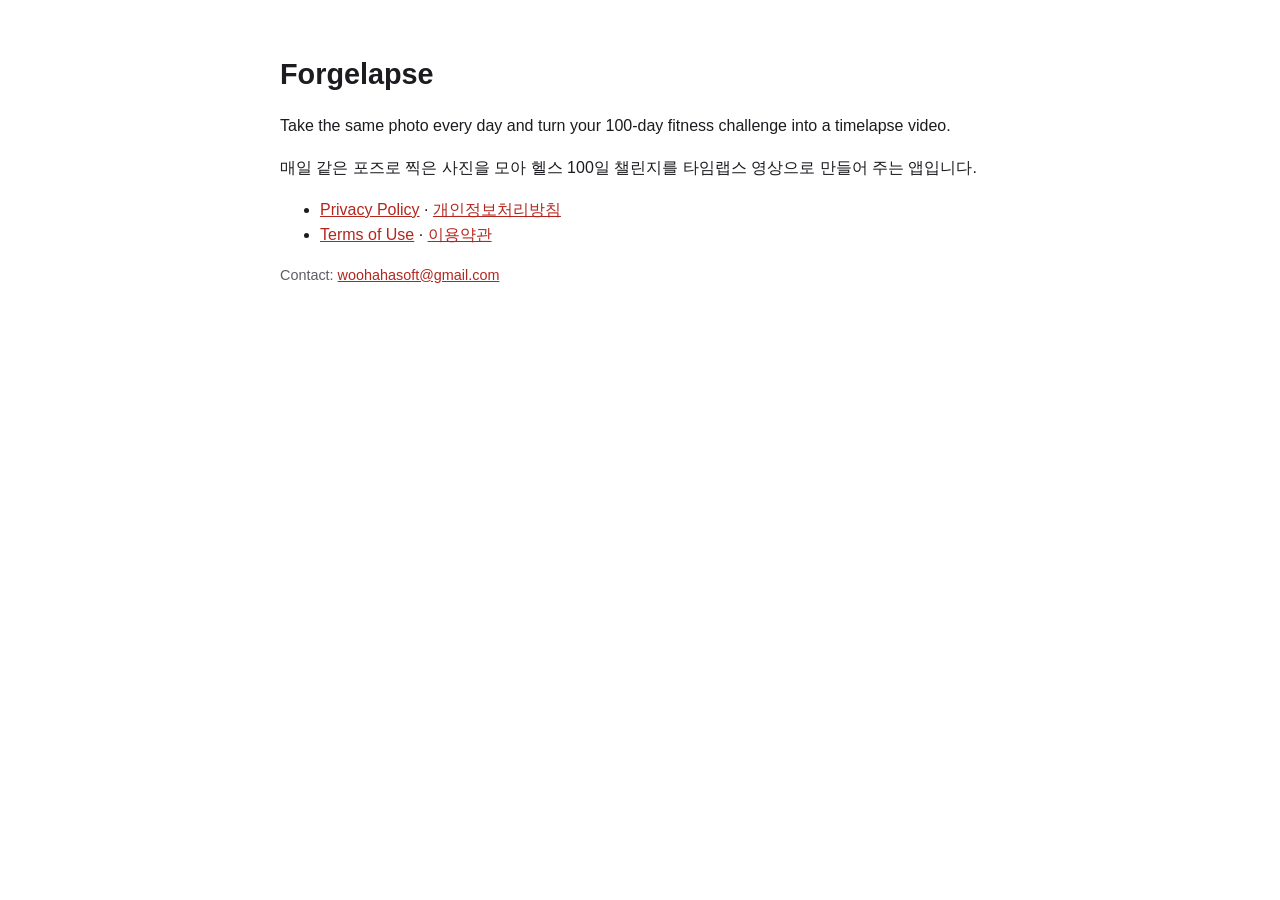
<file: index.html>
<!doctype html>
<html lang="en">
<head>
  <meta charset="utf-8">
  <meta name="viewport" content="width=device-width, initial-scale=1">
  <title>Forgelapse</title>
  <link rel="stylesheet" href="style.css">
</head>
<body>
<main>
  <h1>Forgelapse</h1>
  <p>Take the same photo every day and turn your 100-day fitness challenge into a timelapse video.</p>
  <p lang="ko">매일 같은 포즈로 찍은 사진을 모아 헬스 100일 챌린지를 타임랩스 영상으로 만들어 주는 앱입니다.</p>
  <ul>
    <li><a href="privacy.html">Privacy Policy</a> · <a href="privacy.html#ko">개인정보처리방침</a></li>
    <li><a href="terms.html">Terms of Use</a> · <a href="terms.html#ko">이용약관</a></li>
  </ul>
  <p class="meta">Contact: <a href="mailto:woohahasoft@gmail.com">woohahasoft@gmail.com</a></p>
</main>
</body>
</html>
</file>
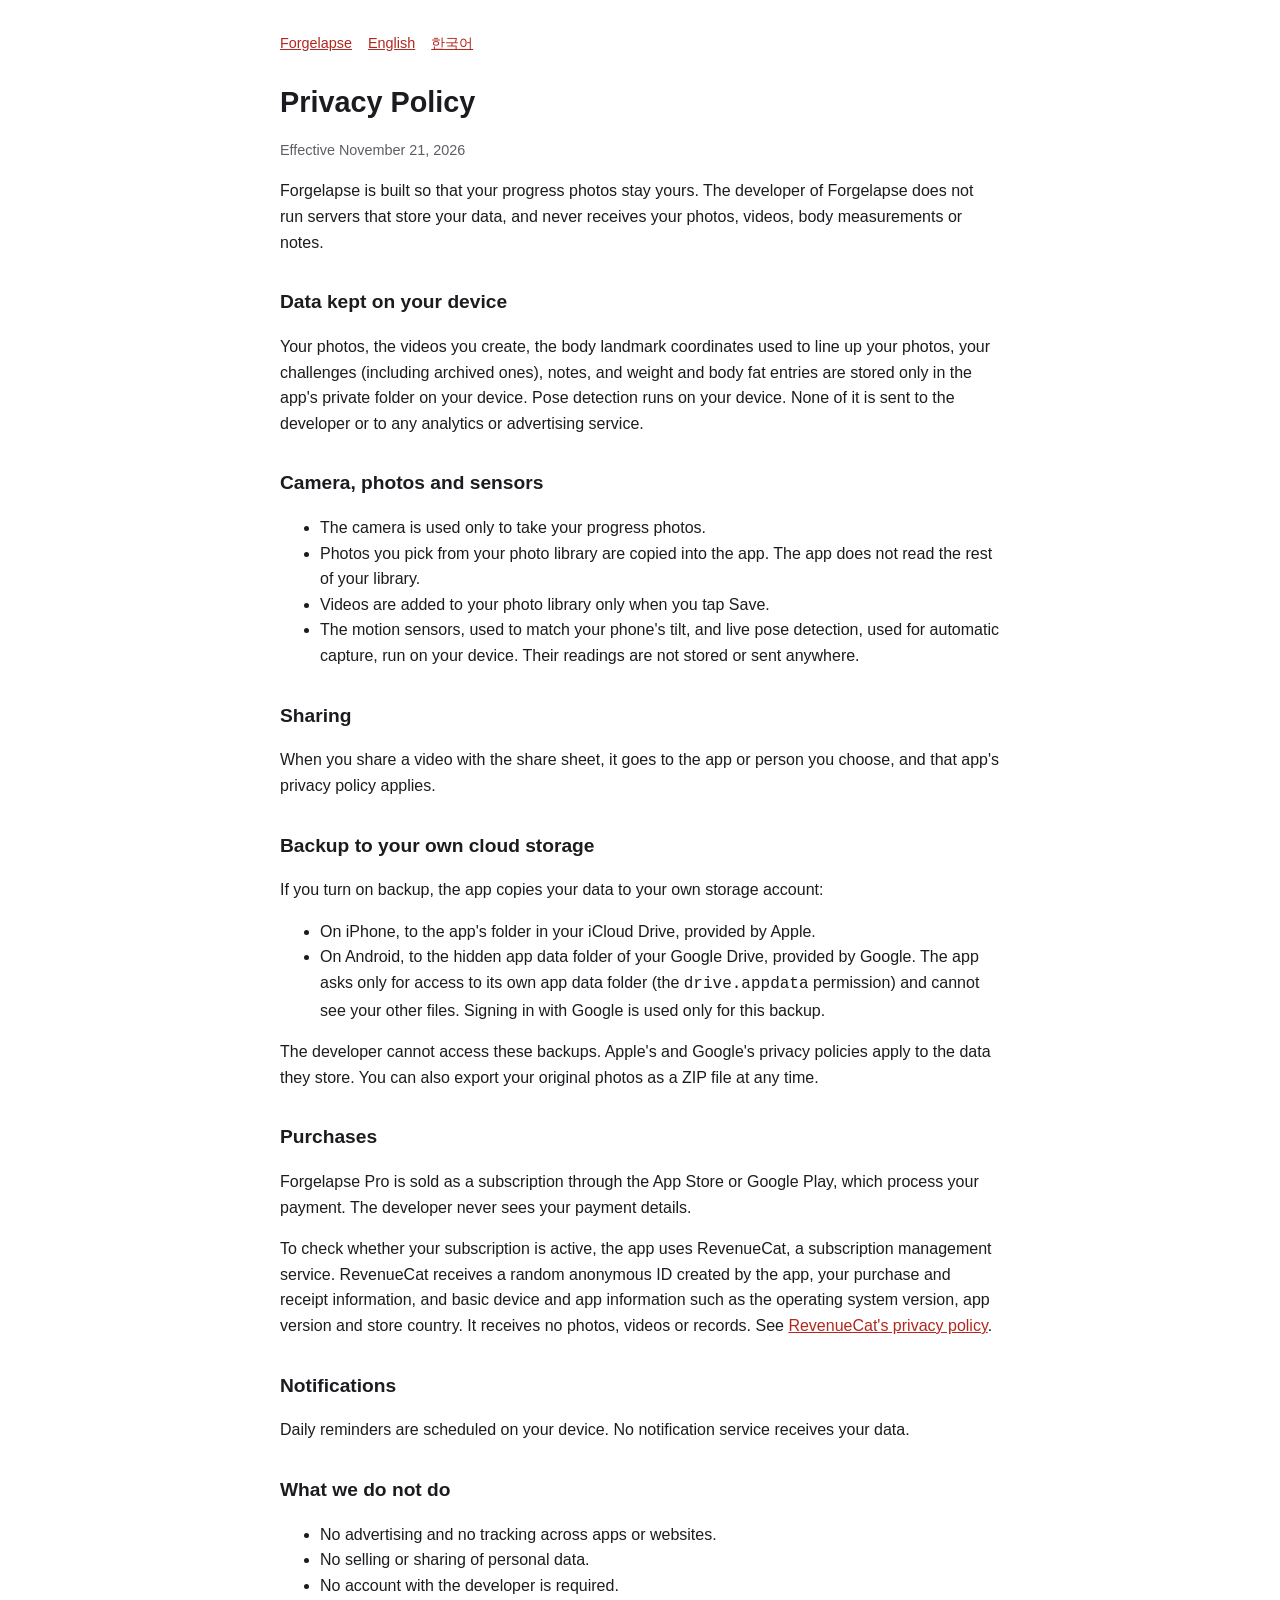
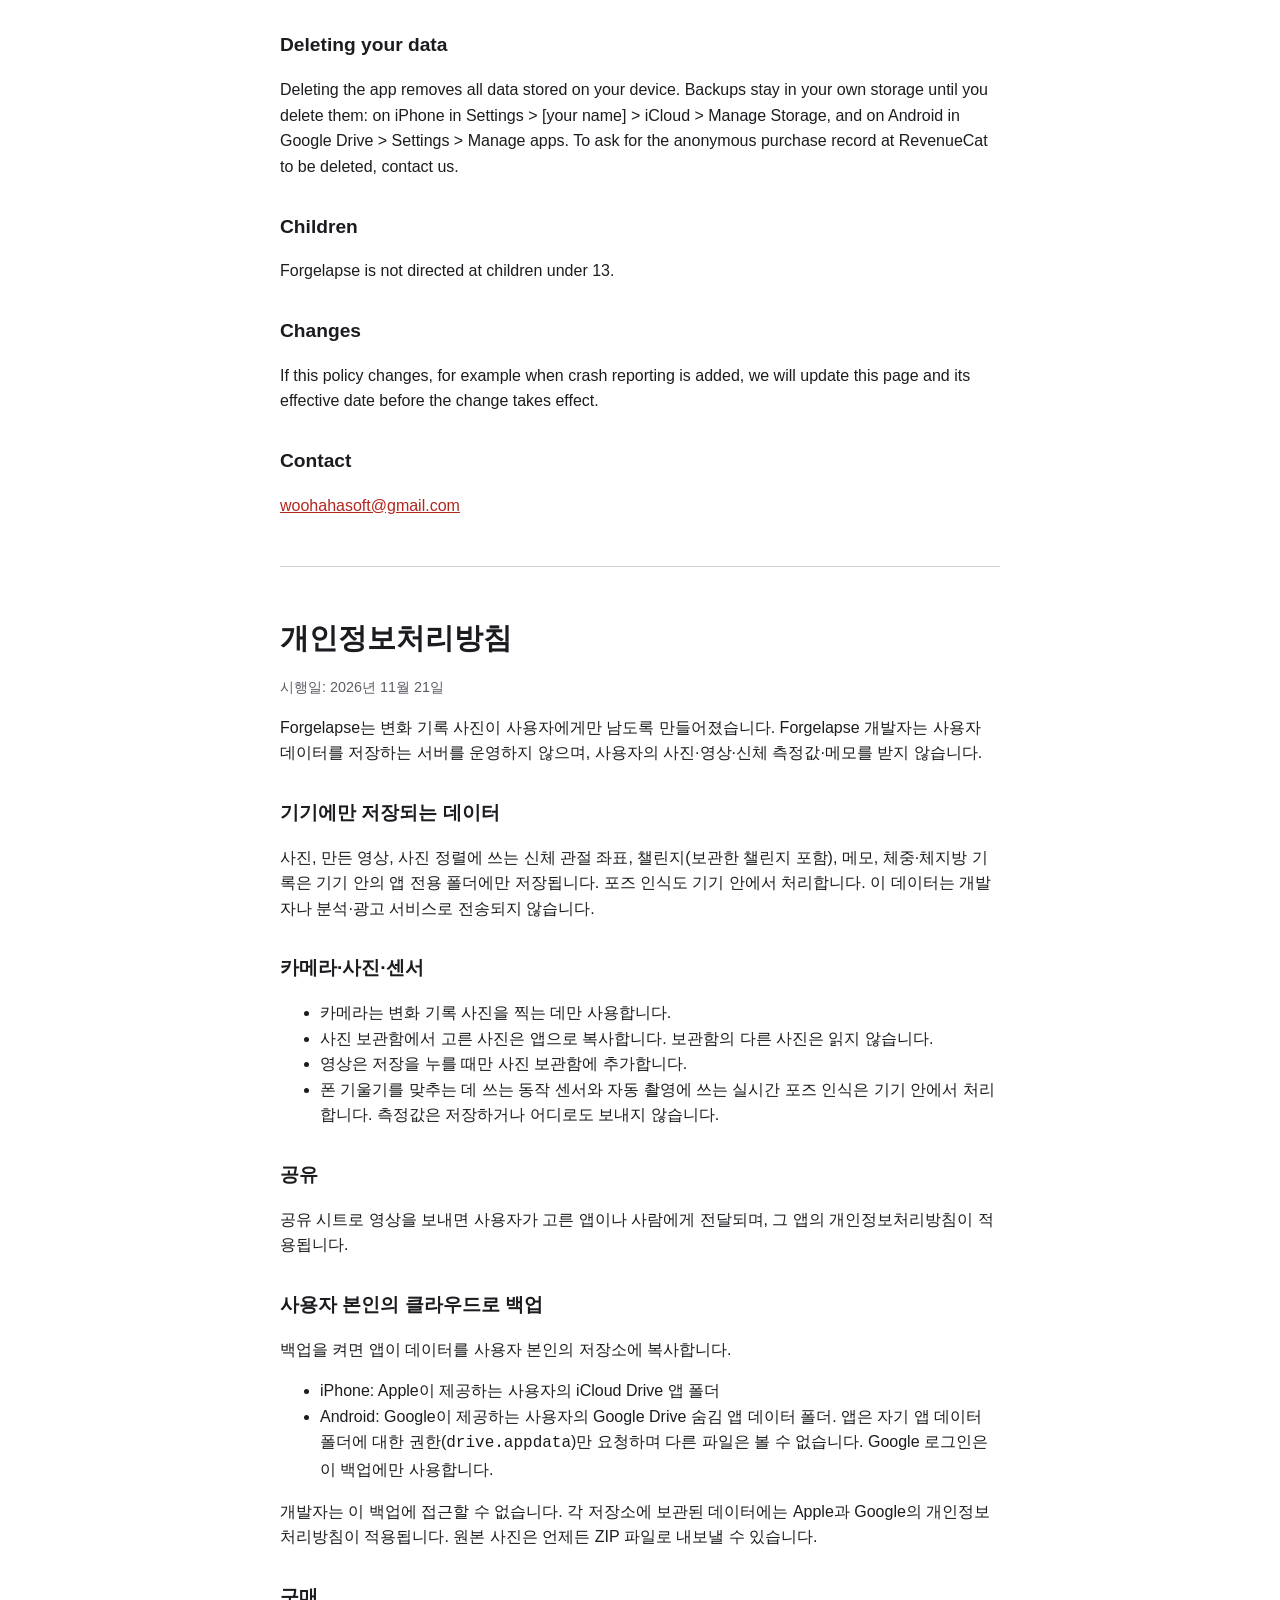
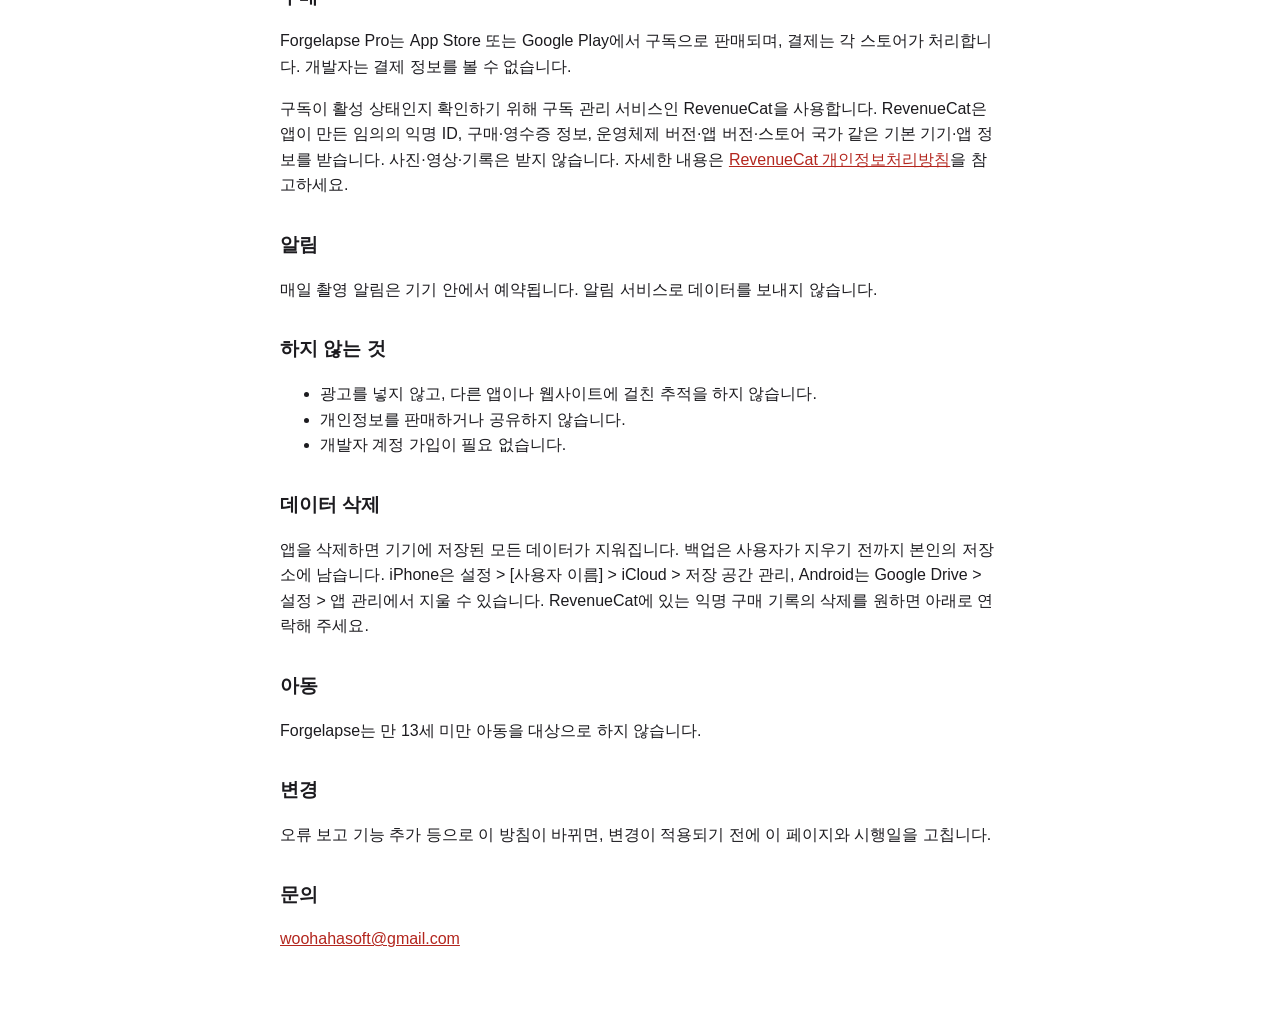
<file: privacy.html>
<!doctype html>
<html lang="en">
<head>
  <meta charset="utf-8">
  <meta name="viewport" content="width=device-width, initial-scale=1">
  <title>Forgelapse Privacy Policy</title>
  <link rel="stylesheet" href="style.css">
</head>
<body>
<main>
  <nav><a href="index.html">Forgelapse</a> <a href="#en">English</a> <a href="#ko">한국어</a></nav>

  <section id="en" lang="en">
    <h1>Privacy Policy</h1>
    <p class="meta">Effective November 21, 2026</p>

    <p>Forgelapse is built so that your progress photos stay yours. The developer of Forgelapse does not run servers that store your data, and never receives your photos, videos, body measurements or notes.</p>

    <h2>Data kept on your device</h2>
    <p>Your photos, the videos you create, the body landmark coordinates used to line up your photos, your challenges (including archived ones), notes, and weight and body fat entries are stored only in the app's private folder on your device. Pose detection runs on your device. None of it is sent to the developer or to any analytics or advertising service.</p>

    <h2>Camera, photos and sensors</h2>
    <ul>
      <li>The camera is used only to take your progress photos.</li>
      <li>Photos you pick from your photo library are copied into the app. The app does not read the rest of your library.</li>
      <li>Videos are added to your photo library only when you tap Save.</li>
      <li>The motion sensors, used to match your phone's tilt, and live pose detection, used for automatic capture, run on your device. Their readings are not stored or sent anywhere.</li>
    </ul>

    <h2>Sharing</h2>
    <p>When you share a video with the share sheet, it goes to the app or person you choose, and that app's privacy policy applies.</p>

    <h2>Backup to your own cloud storage</h2>
    <p>If you turn on backup, the app copies your data to your own storage account:</p>
    <ul>
      <li>On iPhone, to the app's folder in your iCloud Drive, provided by Apple.</li>
      <li>On Android, to the hidden app data folder of your Google Drive, provided by Google. The app asks only for access to its own app data folder (the <code>drive.appdata</code> permission) and cannot see your other files. Signing in with Google is used only for this backup.</li>
    </ul>
    <p>The developer cannot access these backups. Apple's and Google's privacy policies apply to the data they store. You can also export your original photos as a ZIP file at any time.</p>

    <h2>Purchases</h2>
    <p>Forgelapse Pro is sold as a subscription through the App Store or Google Play, which process your payment. The developer never sees your payment details.</p>
    <p>To check whether your subscription is active, the app uses RevenueCat, a subscription management service. RevenueCat receives a random anonymous ID created by the app, your purchase and receipt information, and basic device and app information such as the operating system version, app version and store country. It receives no photos, videos or records. See <a href="https://www.revenuecat.com/privacy">RevenueCat's privacy policy</a>.</p>

    <h2>Notifications</h2>
    <p>Daily reminders are scheduled on your device. No notification service receives your data.</p>

    <h2>What we do not do</h2>
    <ul>
      <li>No advertising and no tracking across apps or websites.</li>
      <li>No selling or sharing of personal data.</li>
      <li>No account with the developer is required.</li>
    </ul>

    <h2>Deleting your data</h2>
    <p>Deleting the app removes all data stored on your device. Backups stay in your own storage until you delete them: on iPhone in Settings &gt; [your name] &gt; iCloud &gt; Manage Storage, and on Android in Google Drive &gt; Settings &gt; Manage apps. To ask for the anonymous purchase record at RevenueCat to be deleted, contact us.</p>

    <h2>Children</h2>
    <p>Forgelapse is not directed at children under 13.</p>

    <h2>Changes</h2>
    <p>If this policy changes, for example when crash reporting is added, we will update this page and its effective date before the change takes effect.</p>

    <h2>Contact</h2>
    <p><a href="mailto:woohahasoft@gmail.com">woohahasoft@gmail.com</a></p>
  </section>

  <hr>

  <section id="ko" lang="ko">
    <h1>개인정보처리방침</h1>
    <p class="meta">시행일: 2026년 11월 21일</p>

    <p>Forgelapse는 변화 기록 사진이 사용자에게만 남도록 만들어졌습니다. Forgelapse 개발자는 사용자 데이터를 저장하는 서버를 운영하지 않으며, 사용자의 사진·영상·신체 측정값·메모를 받지 않습니다.</p>

    <h2>기기에만 저장되는 데이터</h2>
    <p>사진, 만든 영상, 사진 정렬에 쓰는 신체 관절 좌표, 챌린지(보관한 챌린지 포함), 메모, 체중·체지방 기록은 기기 안의 앱 전용 폴더에만 저장됩니다. 포즈 인식도 기기 안에서 처리합니다. 이 데이터는 개발자나 분석·광고 서비스로 전송되지 않습니다.</p>

    <h2>카메라·사진·센서</h2>
    <ul>
      <li>카메라는 변화 기록 사진을 찍는 데만 사용합니다.</li>
      <li>사진 보관함에서 고른 사진은 앱으로 복사합니다. 보관함의 다른 사진은 읽지 않습니다.</li>
      <li>영상은 저장을 누를 때만 사진 보관함에 추가합니다.</li>
      <li>폰 기울기를 맞추는 데 쓰는 동작 센서와 자동 촬영에 쓰는 실시간 포즈 인식은 기기 안에서 처리합니다. 측정값은 저장하거나 어디로도 보내지 않습니다.</li>
    </ul>

    <h2>공유</h2>
    <p>공유 시트로 영상을 보내면 사용자가 고른 앱이나 사람에게 전달되며, 그 앱의 개인정보처리방침이 적용됩니다.</p>

    <h2>사용자 본인의 클라우드로 백업</h2>
    <p>백업을 켜면 앱이 데이터를 사용자 본인의 저장소에 복사합니다.</p>
    <ul>
      <li>iPhone: Apple이 제공하는 사용자의 iCloud Drive 앱 폴더</li>
      <li>Android: Google이 제공하는 사용자의 Google Drive 숨김 앱 데이터 폴더. 앱은 자기 앱 데이터 폴더에 대한 권한(<code>drive.appdata</code>)만 요청하며 다른 파일은 볼 수 없습니다. Google 로그인은 이 백업에만 사용합니다.</li>
    </ul>
    <p>개발자는 이 백업에 접근할 수 없습니다. 각 저장소에 보관된 데이터에는 Apple과 Google의 개인정보처리방침이 적용됩니다. 원본 사진은 언제든 ZIP 파일로 내보낼 수 있습니다.</p>

    <h2>구매</h2>
    <p>Forgelapse Pro는 App Store 또는 Google Play에서 구독으로 판매되며, 결제는 각 스토어가 처리합니다. 개발자는 결제 정보를 볼 수 없습니다.</p>
    <p>구독이 활성 상태인지 확인하기 위해 구독 관리 서비스인 RevenueCat을 사용합니다. RevenueCat은 앱이 만든 임의의 익명 ID, 구매·영수증 정보, 운영체제 버전·앱 버전·스토어 국가 같은 기본 기기·앱 정보를 받습니다. 사진·영상·기록은 받지 않습니다. 자세한 내용은 <a href="https://www.revenuecat.com/privacy">RevenueCat 개인정보처리방침</a>을 참고하세요.</p>

    <h2>알림</h2>
    <p>매일 촬영 알림은 기기 안에서 예약됩니다. 알림 서비스로 데이터를 보내지 않습니다.</p>

    <h2>하지 않는 것</h2>
    <ul>
      <li>광고를 넣지 않고, 다른 앱이나 웹사이트에 걸친 추적을 하지 않습니다.</li>
      <li>개인정보를 판매하거나 공유하지 않습니다.</li>
      <li>개발자 계정 가입이 필요 없습니다.</li>
    </ul>

    <h2>데이터 삭제</h2>
    <p>앱을 삭제하면 기기에 저장된 모든 데이터가 지워집니다. 백업은 사용자가 지우기 전까지 본인의 저장소에 남습니다. iPhone은 설정 &gt; [사용자 이름] &gt; iCloud &gt; 저장 공간 관리, Android는 Google Drive &gt; 설정 &gt; 앱 관리에서 지울 수 있습니다. RevenueCat에 있는 익명 구매 기록의 삭제를 원하면 아래로 연락해 주세요.</p>

    <h2>아동</h2>
    <p>Forgelapse는 만 13세 미만 아동을 대상으로 하지 않습니다.</p>

    <h2>변경</h2>
    <p>오류 보고 기능 추가 등으로 이 방침이 바뀌면, 변경이 적용되기 전에 이 페이지와 시행일을 고칩니다.</p>

    <h2>문의</h2>
    <p><a href="mailto:woohahasoft@gmail.com">woohahasoft@gmail.com</a></p>
  </section>
</main>
</body>
</html>
</file>
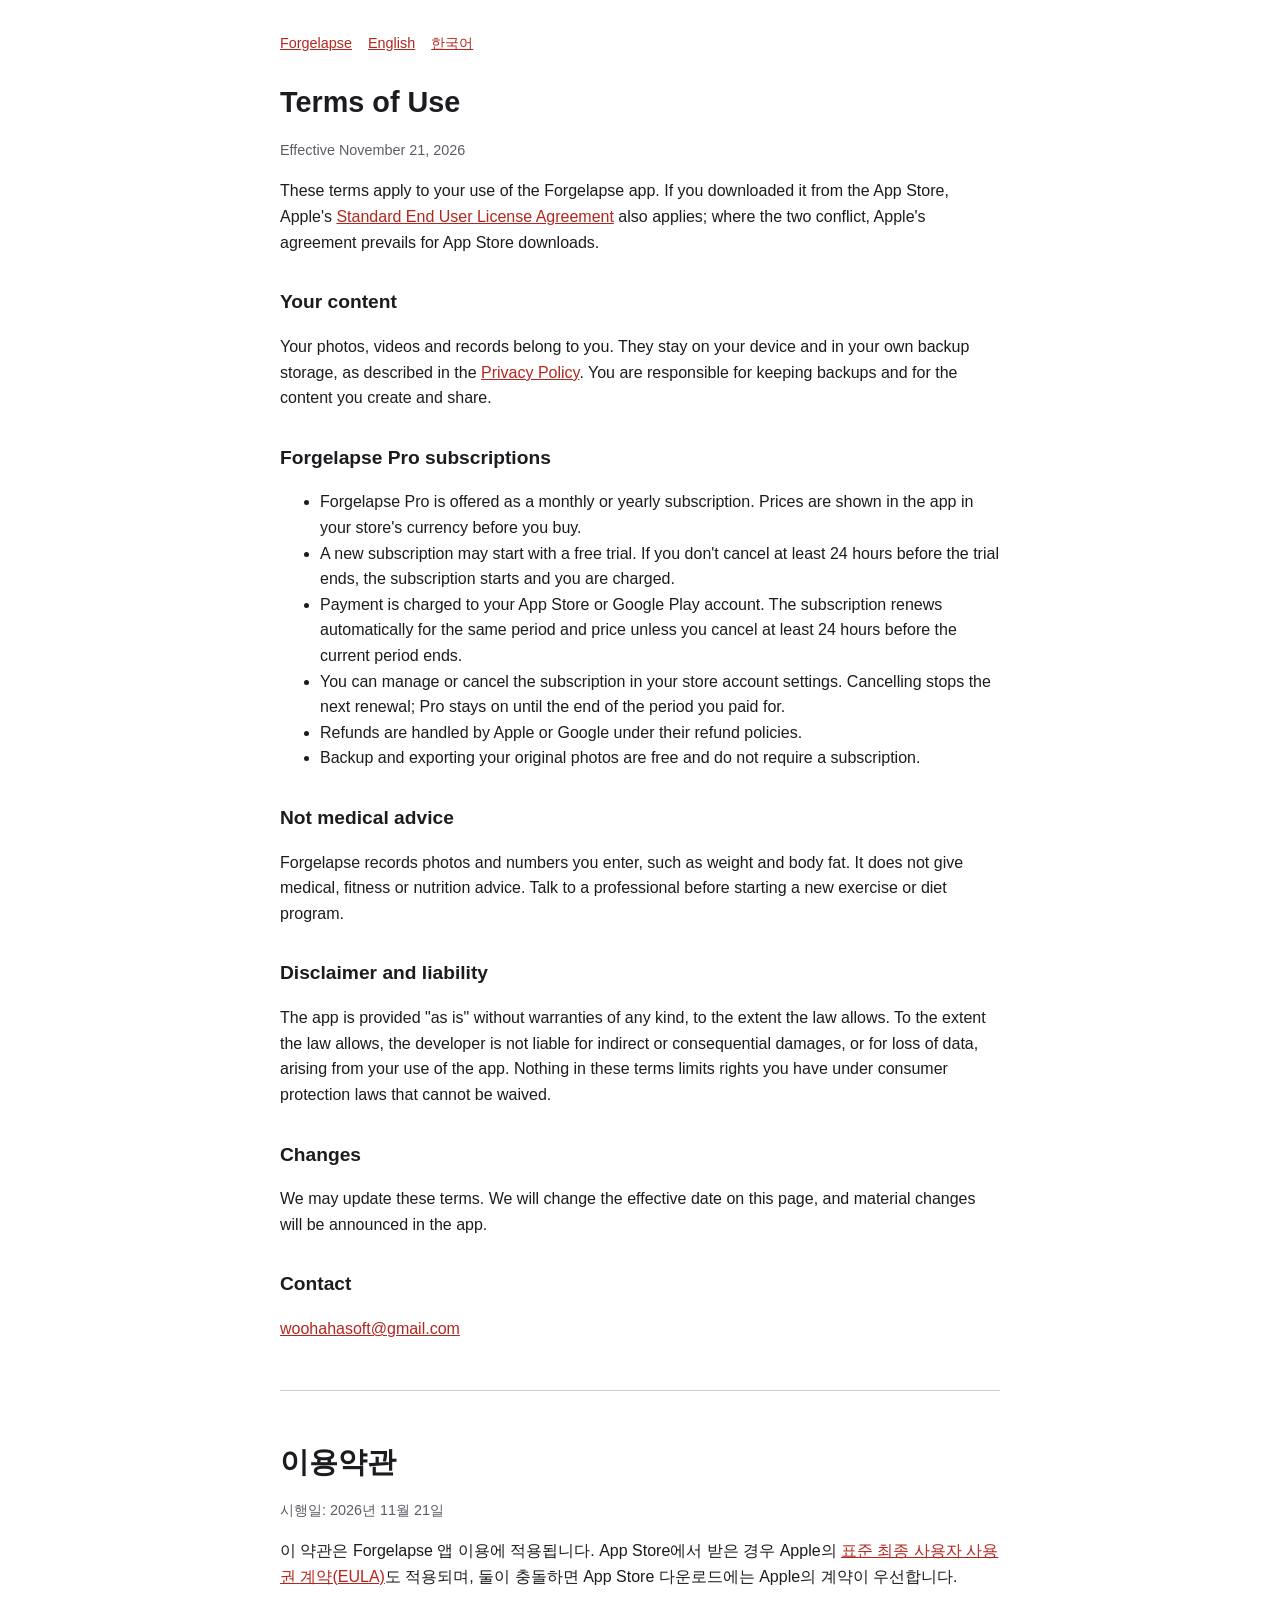
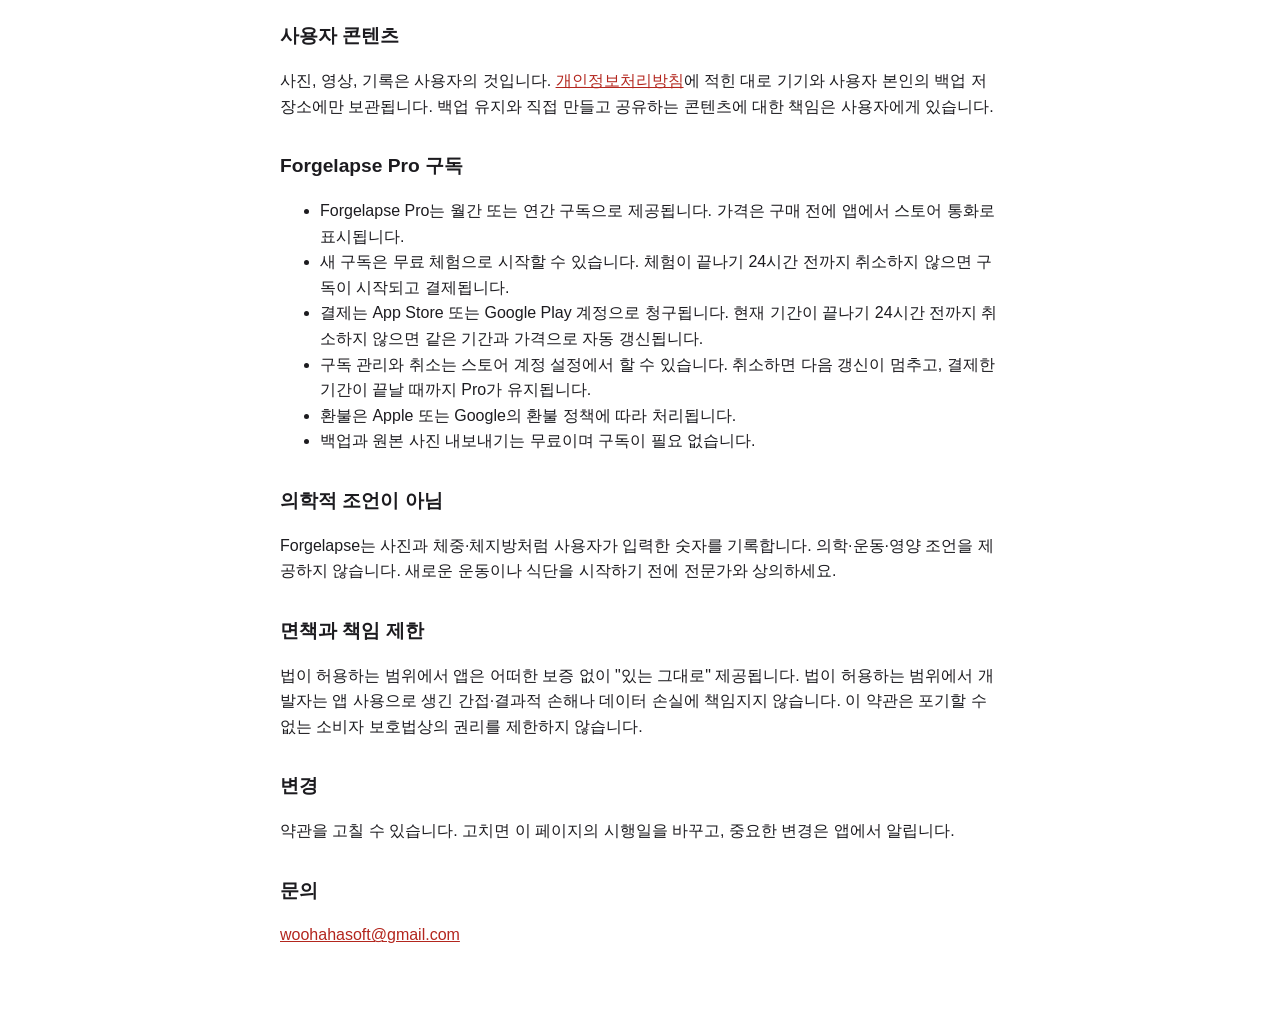
<file: terms.html>
<!doctype html>
<html lang="en">
<head>
  <meta charset="utf-8">
  <meta name="viewport" content="width=device-width, initial-scale=1">
  <title>Forgelapse Terms of Use</title>
  <link rel="stylesheet" href="style.css">
</head>
<body>
<main>
  <nav><a href="index.html">Forgelapse</a> <a href="#en">English</a> <a href="#ko">한국어</a></nav>

  <section id="en" lang="en">
    <h1>Terms of Use</h1>
    <p class="meta">Effective November 21, 2026</p>

    <p>These terms apply to your use of the Forgelapse app. If you downloaded it from the App Store, Apple's <a href="https://www.apple.com/legal/internet-services/itunes/dev/stdeula/">Standard End User License Agreement</a> also applies; where the two conflict, Apple's agreement prevails for App Store downloads.</p>

    <h2>Your content</h2>
    <p>Your photos, videos and records belong to you. They stay on your device and in your own backup storage, as described in the <a href="privacy.html">Privacy Policy</a>. You are responsible for keeping backups and for the content you create and share.</p>

    <h2>Forgelapse Pro subscriptions</h2>
    <ul>
      <li>Forgelapse Pro is offered as a monthly or yearly subscription. Prices are shown in the app in your store's currency before you buy.</li>
      <li>A new subscription may start with a free trial. If you don't cancel at least 24 hours before the trial ends, the subscription starts and you are charged.</li>
      <li>Payment is charged to your App Store or Google Play account. The subscription renews automatically for the same period and price unless you cancel at least 24 hours before the current period ends.</li>
      <li>You can manage or cancel the subscription in your store account settings. Cancelling stops the next renewal; Pro stays on until the end of the period you paid for.</li>
      <li>Refunds are handled by Apple or Google under their refund policies.</li>
      <li>Backup and exporting your original photos are free and do not require a subscription.</li>
    </ul>

    <h2>Not medical advice</h2>
    <p>Forgelapse records photos and numbers you enter, such as weight and body fat. It does not give medical, fitness or nutrition advice. Talk to a professional before starting a new exercise or diet program.</p>

    <h2>Disclaimer and liability</h2>
    <p>The app is provided "as is" without warranties of any kind, to the extent the law allows. To the extent the law allows, the developer is not liable for indirect or consequential damages, or for loss of data, arising from your use of the app. Nothing in these terms limits rights you have under consumer protection laws that cannot be waived.</p>

    <h2>Changes</h2>
    <p>We may update these terms. We will change the effective date on this page, and material changes will be announced in the app.</p>

    <h2>Contact</h2>
    <p><a href="mailto:woohahasoft@gmail.com">woohahasoft@gmail.com</a></p>
  </section>

  <hr>

  <section id="ko" lang="ko">
    <h1>이용약관</h1>
    <p class="meta">시행일: 2026년 11월 21일</p>

    <p>이 약관은 Forgelapse 앱 이용에 적용됩니다. App Store에서 받은 경우 Apple의 <a href="https://www.apple.com/legal/internet-services/itunes/dev/stdeula/">표준 최종 사용자 사용권 계약(EULA)</a>도 적용되며, 둘이 충돌하면 App Store 다운로드에는 Apple의 계약이 우선합니다.</p>

    <h2>사용자 콘텐츠</h2>
    <p>사진, 영상, 기록은 사용자의 것입니다. <a href="privacy.html#ko">개인정보처리방침</a>에 적힌 대로 기기와 사용자 본인의 백업 저장소에만 보관됩니다. 백업 유지와 직접 만들고 공유하는 콘텐츠에 대한 책임은 사용자에게 있습니다.</p>

    <h2>Forgelapse Pro 구독</h2>
    <ul>
      <li>Forgelapse Pro는 월간 또는 연간 구독으로 제공됩니다. 가격은 구매 전에 앱에서 스토어 통화로 표시됩니다.</li>
      <li>새 구독은 무료 체험으로 시작할 수 있습니다. 체험이 끝나기 24시간 전까지 취소하지 않으면 구독이 시작되고 결제됩니다.</li>
      <li>결제는 App Store 또는 Google Play 계정으로 청구됩니다. 현재 기간이 끝나기 24시간 전까지 취소하지 않으면 같은 기간과 가격으로 자동 갱신됩니다.</li>
      <li>구독 관리와 취소는 스토어 계정 설정에서 할 수 있습니다. 취소하면 다음 갱신이 멈추고, 결제한 기간이 끝날 때까지 Pro가 유지됩니다.</li>
      <li>환불은 Apple 또는 Google의 환불 정책에 따라 처리됩니다.</li>
      <li>백업과 원본 사진 내보내기는 무료이며 구독이 필요 없습니다.</li>
    </ul>

    <h2>의학적 조언이 아님</h2>
    <p>Forgelapse는 사진과 체중·체지방처럼 사용자가 입력한 숫자를 기록합니다. 의학·운동·영양 조언을 제공하지 않습니다. 새로운 운동이나 식단을 시작하기 전에 전문가와 상의하세요.</p>

    <h2>면책과 책임 제한</h2>
    <p>법이 허용하는 범위에서 앱은 어떠한 보증 없이 "있는 그대로" 제공됩니다. 법이 허용하는 범위에서 개발자는 앱 사용으로 생긴 간접·결과적 손해나 데이터 손실에 책임지지 않습니다. 이 약관은 포기할 수 없는 소비자 보호법상의 권리를 제한하지 않습니다.</p>

    <h2>변경</h2>
    <p>약관을 고칠 수 있습니다. 고치면 이 페이지의 시행일을 바꾸고, 중요한 변경은 앱에서 알립니다.</p>

    <h2>문의</h2>
    <p><a href="mailto:woohahasoft@gmail.com">woohahasoft@gmail.com</a></p>
  </section>
</main>
</body>
</html>
</file>
<file: style.css>
:root {
  color-scheme: light dark;
  --text: #1c1b1f;
  --muted: #5f5c66;
  --bg: #ffffff;
  --accent: #b3261e;
}
@media (prefers-color-scheme: dark) {
  :root {
    --text: #e6e1e5;
    --muted: #aaa6b0;
    --bg: #141218;
    --accent: #f2b8b5;
  }
}
body {
  margin: 0;
  background: var(--bg);
  color: var(--text);
  font: 16px/1.6 -apple-system, BlinkMacSystemFont, "Segoe UI", Roboto,
    "Apple SD Gothic Neo", "Noto Sans KR", sans-serif;
}
main {
  max-width: 720px;
  margin: 0 auto;
  padding: 32px 16px 64px;
}
h1 { font-size: 1.8rem; margin-bottom: 0.25rem; }
h2 { font-size: 1.2rem; margin-top: 2rem; }
a { color: var(--accent); }
.meta, nav { color: var(--muted); font-size: 0.9rem; }
nav a { margin-right: 12px; }
hr { border: 0; border-top: 1px solid var(--muted); opacity: 0.3; margin: 48px 0; }
</file>
